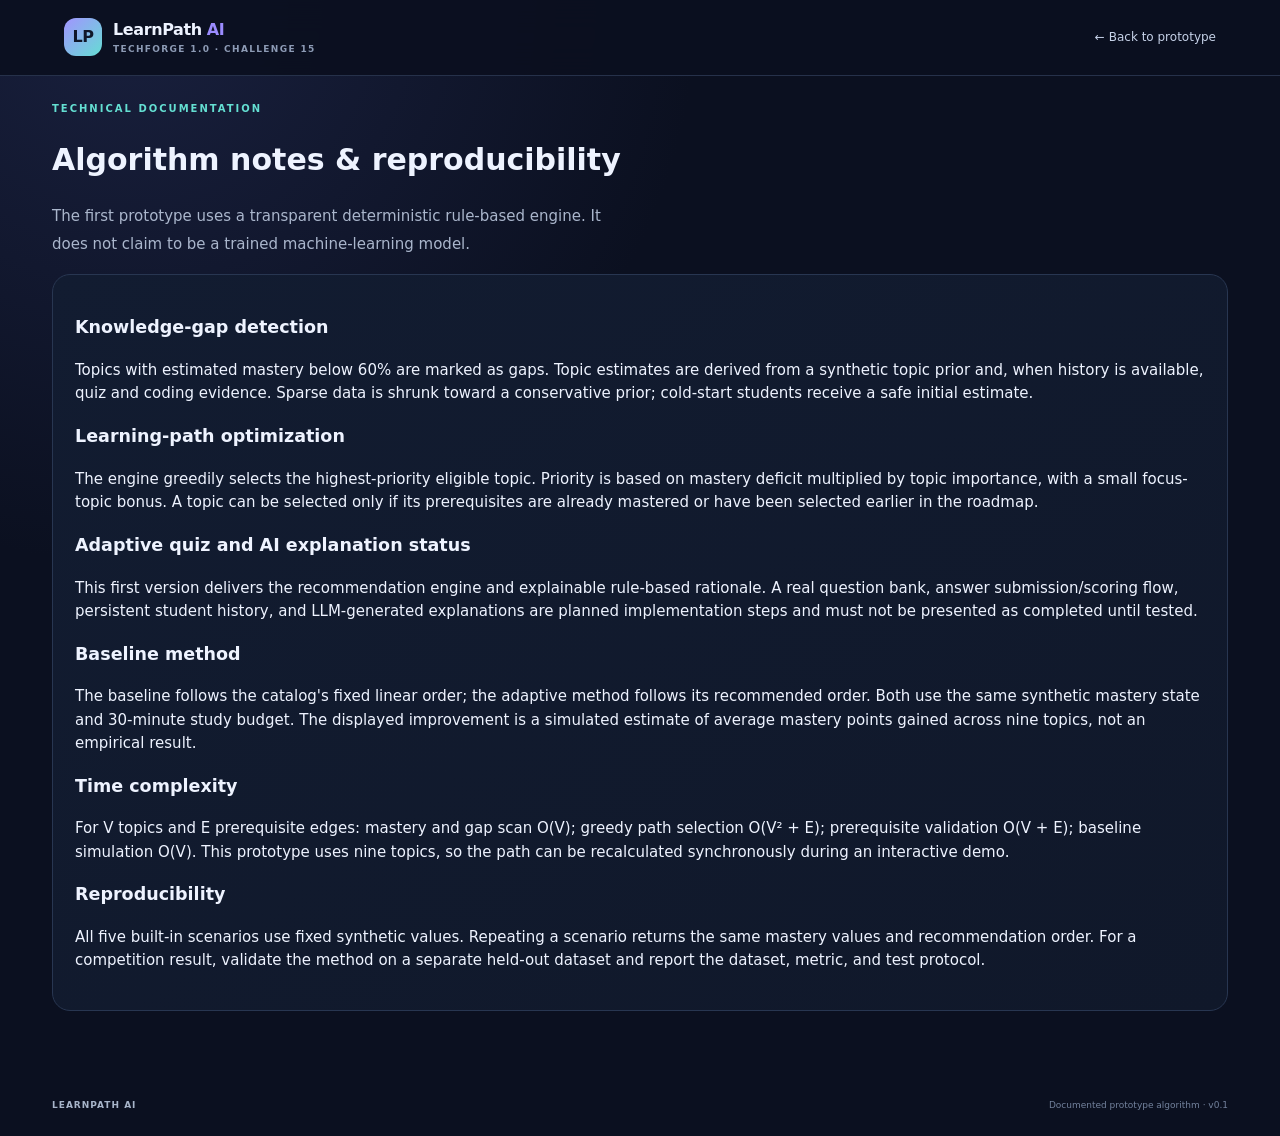
<file: algorithm-notes.html>
<!doctype html><html lang="en"><head><meta charset="utf-8"><meta name="viewport" content="width=device-width,initial-scale=1"><title>LearnPath AI · Algorithm Notes</title><link rel="stylesheet" href="/styles.css"></head><body><header class="topbar"><a class="brand" href="/"><span class="brand-mark">LP</span><span>LearnPath <b>AI</b><small>TECHFORGE 1.0 · CHALLENGE 15</small></span></a><a class="text-link" href="/">← Back to prototype</a></header><main class="section"><p class="eyebrow">TECHNICAL DOCUMENTATION</p><h1>Algorithm notes & reproducibility</h1><p class="hero-desc">The first prototype uses a transparent deterministic rule-based engine. It does not claim to be a trained machine-learning model.</p><div class="panel"><h3>Knowledge-gap detection</h3><p>Topics with estimated mastery below 60% are marked as gaps. Topic estimates are derived from a synthetic topic prior and, when history is available, quiz and coding evidence. Sparse data is shrunk toward a conservative prior; cold-start students receive a safe initial estimate.</p><h3>Learning-path optimization</h3><p>The engine greedily selects the highest-priority eligible topic. Priority is based on mastery deficit multiplied by topic importance, with a small focus-topic bonus. A topic can be selected only if its prerequisites are already mastered or have been selected earlier in the roadmap.</p><h3>Adaptive quiz and AI explanation status</h3><p>This first version delivers the recommendation engine and explainable rule-based rationale. A real question bank, answer submission/scoring flow, persistent student history, and LLM-generated explanations are planned implementation steps and must not be presented as completed until tested.</p><h3>Baseline method</h3><p>The baseline follows the catalog's fixed linear order; the adaptive method follows its recommended order. Both use the same synthetic mastery state and 30-minute study budget. The displayed improvement is a simulated estimate of average mastery points gained across nine topics, not an empirical result.</p><h3>Time complexity</h3><p>For V topics and E prerequisite edges: mastery and gap scan O(V); greedy path selection O(V² + E); prerequisite validation O(V + E); baseline simulation O(V). This prototype uses nine topics, so the path can be recalculated synchronously during an interactive demo.</p><h3>Reproducibility</h3><p>All five built-in scenarios use fixed synthetic values. Repeating a scenario returns the same mastery values and recommendation order. For a competition result, validate the method on a separate held-out dataset and report the dataset, metric, and test protocol.</p></div></main><footer><span>LEARNPATH AI</span><span>Documented prototype algorithm · v0.1</span></footer></body></html>
</file>
<file: styles.css>
:root{--bg:#0b1020;--panel:#111a2e;--panel2:#0f172a;--line:#26334d;--muted:#9aa8bf;--text:#eef3ff;--purple:#9b8cff;--cyan:#64dfd2;--green:#5be0ad;--orange:#ffbc72;--red:#ff7e8c;--radius:18px}*{box-sizing:border-box}html{scroll-behavior:smooth;scroll-padding-top:86px}body{margin:0;background:radial-gradient(ellipse at 10% 0%,#19203e 0,transparent 35%),var(--bg);color:var(--text);font:15px/1.55 Inter,ui-sans-serif,system-ui,-apple-system,BlinkMacSystemFont,"Segoe UI",sans-serif}a{color:inherit;text-decoration:none}button,input,select{font:inherit}.topbar{height:76px;padding:0 clamp(20px,5vw,80px);display:flex;align-items:center;justify-content:space-between;border-bottom:1px solid #26314a;background:#0b1020ed;position:sticky;top:0;z-index:10;backdrop-filter:blur(16px)}.brand{display:flex;align-items:center;gap:11px;font-size:16px;font-weight:750;letter-spacing:-.4px}.brand b{color:var(--purple)}.brand small{display:block;color:#8d9bb5;font-size:9px;letter-spacing:1.35px;margin-top:1px}.brand-mark{display:grid;place-items:center;width:38px;height:38px;border-radius:12px;background:linear-gradient(135deg,#a294ff,#65ddd4);color:#10172a;font-weight:900}.topbar nav{display:flex;gap:30px;color:#b6c1d5;font-size:12px}.topbar nav a:hover,.text-link:hover{color:var(--cyan)}.live-pill,.section-chip{border:1px solid #31415b;background:#111a2b;border-radius:30px;padding:7px 12px;color:#c8d4e8;font-size:10px;letter-spacing:.4px;white-space:nowrap}.live-pill i{display:inline-block;width:6px;height:6px;border-radius:50%;background:var(--green);margin-right:7px;box-shadow:0 0 10px #5be0ad}.hero{max-width:1240px;margin:auto;padding:75px 32px 56px;display:grid;grid-template-columns:1.12fr .88fr;gap:35px;align-items:center;min-height:500px}.eyebrow{color:var(--cyan);font-size:10px;letter-spacing:2px;font-weight:800;margin:0 0 15px}.hero h1{font-size:clamp(38px,5.3vw,67px);line-height:1.06;letter-spacing:-2.9px;margin:0 0 22px;font-weight:800}.hero h1 span,.footer-cta h2 span{background:linear-gradient(90deg,#a69aff,#69e4d4);color:transparent;background-clip:text}.hero-desc{max-width:550px;color:#aab6cc;font-size:15px;line-height:1.85}.hero-actions{display:flex;align-items:center;gap:22px;flex-wrap:wrap;margin:29px 0}.btn{display:inline-flex;align-items:center;justify-content:center;gap:22px;border:0;border-radius:11px;padding:13px 17px;font-weight:750;font-size:12px;cursor:pointer;transition:transform .2s,filter .2s}.btn:hover{transform:translateY(-2px);filter:brightness(1.08)}.primary{color:#10172a;background:linear-gradient(105deg,#b0a4ff,#70e6d8);box-shadow:0 8px 25px #75dccc16}.text-link{font-size:12px;color:#c6d2e8}.hero-foot{display:flex;gap:16px;flex-wrap:wrap;color:#91a0b9;font-size:10px}.hero-foot span:first-letter{color:var(--green)}.hero-visual{height:340px;position:relative;display:grid;place-items:center;overflow:hidden}.orbit{position:absolute;border:1px solid #35405d;border-radius:50%;transform:rotate(-25deg)}.orbit-one{width:300px;height:300px}.orbit-two{width:225px;height:225px;border-color:#6b65a066}.orbit:after{content:"";position:absolute;width:8px;height:8px;border-radius:50%;background:var(--cyan);box-shadow:0 0 15px var(--cyan);top:18%;left:12%}.orbit-two:after{background:var(--purple);box-shadow:0 0 15px var(--purple);top:auto;bottom:12%;left:24%}.orbit-core{height:142px;width:142px;border-radius:50%;display:flex;flex-direction:column;justify-content:center;align-items:center;gap:6px;background:radial-gradient(circle at 35% 25%,#34315b,#11192e 70%);border:1px solid #7d77ba;box-shadow:0 0 70px #8c7aff26,inset 0 0 30px #8274ff16;z-index:1}.orbit-core span{font-size:41px;font-weight:900;letter-spacing:-3px;background:linear-gradient(120deg,#b5a8ff,#6ce7d6);background-clip:text;color:transparent}.orbit-core small{font-size:8px;letter-spacing:2px;text-align:center;color:#aebbd1;line-height:1.5}.float-card{position:absolute;z-index:2;background:#182239ed;border:1px solid #35445e;border-radius:13px;padding:12px;display:flex;align-items:center;gap:10px;box-shadow:0 12px 40px #0004}.fc-one{top:39px;left:0}.fc-two{right:0;bottom:42px}.float-card b,.float-card small{display:block}.float-card b{font-size:10px}.float-card small{font-size:9px;color:#9ba9c0;margin-top:3px}.mini-icon{display:grid;place-items:center;width:28px;height:28px;border-radius:9px;font-weight:900}.purple{color:#b3a7ff;background:#7064d433}.mint{color:var(--green);background:#4fe2b01d}.float-tag{position:absolute;bottom:6px;left:50%;transform:translateX(-50%);color:#7887a4;letter-spacing:2px;font-size:8px;white-space:nowrap}.metric-strip{max-width:1176px;margin:0 auto 65px;border:1px solid #293650;background:linear-gradient(110deg,#131d32,#11182a);border-radius:17px;display:grid;grid-template-columns:repeat(4,1fr);padding:23px 0}.metric-strip>div{padding:0 27px;border-right:1px solid #2b3851}.metric-strip>div:last-child{border:0}.metric-strip small,.metric-strip span{display:block;color:#8d9bb5;font-size:9px;letter-spacing:.8px}.metric-strip strong{display:block;font-size:30px;letter-spacing:-1px;margin:5px 0 0}.metric-strip span{letter-spacing:0;font-size:10px}.metric-strip .unit{display:inline;font-size:17px;color:var(--cyan)}.section{max-width:1176px;margin:0 auto;padding:25px 0 65px}.section-heading{display:flex;align-items:end;justify-content:space-between;gap:24px;margin-bottom:26px}.section-heading h2{font-size:clamp(28px,3vw,39px);letter-spacing:-1.4px;line-height:1.15;margin:0 0 9px}.section-heading p:not(.eyebrow){margin:0;color:#9caac1;font-size:12px}.workspace{display:grid;grid-template-columns:310px 1fr;gap:18px;align-items:start}.panel{border:1px solid #283651;background:linear-gradient(145deg,#121c31,#10182a);border-radius:var(--radius);padding:22px}.student-panel{position:sticky;top:94px}.panel-title{display:flex;align-items:center;gap:11px;margin-bottom:22px}.panel-icon{display:grid;place-items:center;width:36px;height:36px;border:1px solid #48426f;background:#2b2947;border-radius:11px;color:#b9aeff;font-size:22px}.panel-title h3,.result-header h3,.explanation-panel h3,.benchmark-panel h3{font-size:15px;margin:0 0 3px;letter-spacing:-.3px}.panel-title p,.result-header p{margin:0;color:#8493ad;font-size:10px}.student-panel label{display:flex;justify-content:space-between;color:#aebbd0;font-size:10px;font-weight:650;margin:16px 0 7px}.student-panel label b{color:var(--cyan)}input:not([type=range]),select{width:100%;border:1px solid #34425d;border-radius:9px;background:#0d1527;color:#e9efff;padding:10px 11px;outline:none;font-size:11px}input:focus,select:focus{border-color:#8c83ff}.field-row{display:grid;grid-template-columns:1fr 1fr;gap:12px}.field-row input[type=range]{width:100%;accent-color:#a59aff;margin:8px 0}.student-panel .full{width:100%;margin-top:23px}.form-note{font-size:9px;color:#7787a3;line-height:1.6;margin:12px 0 0}.results-column{min-width:0}.result-header{display:flex;justify-content:space-between;align-items:center;margin-bottom:16px}.result-header .eyebrow{margin-bottom:5px}.status-pill{border:1px solid #765c3d;color:var(--orange);background:#3a2b1d;padding:6px 10px;border-radius:30px;font-size:9px}.kpi-grid{display:grid;grid-template-columns:repeat(3,1fr);gap:12px;margin-bottom:16px}.kpi-card{position:relative;min-height:144px;border:1px solid #2a3853;background:#141e33;border-radius:14px;padding:17px;overflow:hidden}.kpi-label{font-size:10px;color:#9baac0;display:block}.kpi-card strong{display:block;font-size:32px;letter-spacing:-1px;margin:8px 0 7px}.kpi-card strong span{font-size:16px;color:#a7b6ca}.kpi-card small{display:block;color:#8797b0;font-size:9px}.kpi-card .negative{color:#ff9caa}.meter,.benchmark-track{height:5px;background:#283650;border-radius:10px;overflow:hidden;margin:9px 0}.meter i,.benchmark-track i{display:block;height:100%;width:58%;background:linear-gradient(90deg,#8c7cff,#6ce3d5);border-radius:10px;transition:width .3s}.gap-dots{display:flex;gap:4px;margin-top:14px}.gap-dots i{height:5px;width:19px;border-radius:5px;background:#f0a0a5}.topic-kpi{font-size:19px!important;line-height:1.25;overflow-wrap:anywhere}.recommend-icon{position:absolute;right:14px;top:13px;color:var(--cyan);font-size:17px}.mastery-panel{padding:19px}.spread{justify-content:space-between}.spread .panel-title{margin:0}.legend{font-size:9px;color:#9caac1}.legend i{display:inline-block;width:7px;height:7px;border-radius:50%;background:var(--cyan);margin-right:5px}.mastery-list{display:grid;grid-template-columns:1fr 1fr;gap:16px 25px;margin-top:17px}.mastery-item{min-width:0}.mastery-meta{display:flex;justify-content:space-between;gap:10px;font-size:10px;margin-bottom:7px}.mastery-meta span:first-child{color:#d7e1f4}.mastery-meta span:last-child{color:#9eadd0;font-variant-numeric:tabular-nums}.mastery-track{height:6px;border-radius:10px;background:#293650;overflow:hidden}.mastery-track i{display:block;height:100%;border-radius:10px;background:linear-gradient(90deg,#8e7cff,#6be2d6)}.mastery-track i.low{background:linear-gradient(90deg,#fa8c9a,#ffc078)}.roadmap-layout{display:grid;grid-template-columns:1.25fr .75fr;gap:18px}.roadmap-panel{min-height:360px}.roadmap-list{display:flex;flex-direction:column;gap:0}.roadmap-item{display:grid;grid-template-columns:34px 1fr auto;gap:12px;align-items:start;padding:16px 0;border-bottom:1px solid #26334a}.roadmap-item:last-child{border:0}.roadmap-step{width:30px;height:30px;display:grid;place-items:center;border-radius:10px;background:#302b50;color:#b9adff;font-size:11px;font-weight:800}.roadmap-item:first-child .roadmap-step{background:#183e3c;color:#74e5d3}.roadmap-item h4{font-size:12px;margin:0 0 5px}.roadmap-item p{font-size:10px;color:#9aa9c1;margin:0;line-height:1.6}.roadmap-tags{display:flex;flex-wrap:wrap;gap:5px;margin-top:8px}.roadmap-tags span{font-size:8px;padding:3px 6px;border:1px solid #35425c;border-radius:5px;color:#a9b8cf}.roadmap-time{white-space:nowrap;color:#aebbd0;font-size:10px}.explanation-panel{background:radial-gradient(circle at 100% 0,#242247,#121a2d 50%);}.explanation-panel>p:not(.eyebrow){font-size:11px;color:#9aa9c1;line-height:1.7}.explain-item{display:flex;gap:12px;padding:15px 0;border-bottom:1px solid #2a3550}.explain-item>span{color:var(--cyan);font-size:10px;font-weight:800}.explain-item b{font-size:11px}.explain-item p{margin:4px 0 0;font-size:10px;line-height:1.65;color:#98a7bf}.formula{margin-top:18px;background:#0c1426;border:1px solid #343759;border-radius:9px;padding:12px;color:#c7bfff;text-align:center;font:10px ui-monospace,monospace}.scenario-grid{display:grid;grid-template-columns:repeat(5,1fr);gap:10px}.scenario-card{text-align:left;position:relative;min-height:160px;padding:17px 14px;border:1px solid #2b3954;background:#121c30;border-radius:14px;color:var(--text);cursor:pointer;transition:.2s}.scenario-card:hover,.scenario-card.selected{border-color:#8e82ff;background:linear-gradient(145deg,#242144,#131d31);transform:translateY(-2px)}.scenario-number{position:absolute;right:13px;top:13px;color:#657592;font-size:9px}.scenario-symbol{display:grid;place-items:center;width:32px;height:32px;border-radius:10px;background:#25264a;color:#b3a6ff;font-size:18px;margin-bottom:16px}.warning-symbol{color:var(--orange);background:#3d2d23}.scenario-card b,.scenario-card small,.scenario-link{display:block}.scenario-card b{font-size:11px;margin-bottom:5px}.scenario-card small{font-size:9px;color:#8f9db5;line-height:1.5;min-height:28px}.scenario-link{font-size:9px;color:var(--cyan);margin-top:12px}.lab-results{display:grid;grid-template-columns:1fr .85fr;gap:16px;margin-top:16px}.lab-results .panel{min-width:0}.assertion-list{display:flex;flex-direction:column;gap:9px}.assertion{display:flex;gap:10px;align-items:start;padding:11px;border-radius:9px;background:#0d1728;border:1px solid #26354d}.assertion-mark{flex:none;width:19px;height:19px;display:grid;place-items:center;border-radius:50%;font-size:10px;font-weight:800}.assertion.pass .assertion-mark{background:#164b3e;color:#7af0c4}.assertion.fail .assertion-mark{background:#502c3a;color:#ff9eac}.assertion b{display:block;font-size:10px;margin-bottom:3px}.assertion p{margin:0;color:#91a0b8;font-size:9px;line-height:1.6}.empty-state{font-size:11px;color:#91a0b8}.benchmark-panel>.eyebrow{margin-bottom:8px}.benchmark-panel h3{font-size:16px}.muted{color:#8e9db5;font-size:10px;line-height:1.65}.benchmark-row{display:flex;justify-content:space-between;gap:10px;font-size:10px;margin-top:19px}.benchmark-row span{color:#aebbd0}.benchmark-row b{color:#dce5f5;font-variant-numeric:tabular-nums}.benchmark-track{height:8px;margin:9px 0 18px}.benchmark-track i{background:#6f7d98}.adaptive-track i{background:linear-gradient(90deg,#897cff,#66e3d3)}.improvement{margin-top:20px;border:1px solid #34544f;background:#112d30;border-radius:10px;padding:14px;display:flex;align-items:center;justify-content:space-between;gap:10px}.improvement span{font-size:10px;color:#a8c9c4}.improvement strong{font-size:24px;color:#74e4ce}.disclaimer{display:block;margin-top:12px;color:#7788a3;font-size:9px;line-height:1.6}.rubric-section{padding-bottom:75px}.rubric-grid{display:grid;grid-template-columns:repeat(3,1fr);gap:12px}.rubric-grid>div{border:1px solid #293750;background:#121b2e;border-radius:13px;padding:19px}.rubric-grid strong{display:block;color:#a99cff;font-size:30px;letter-spacing:-1px;margin-bottom:10px}.rubric-grid strong span{font-size:16px}.rubric-grid b,.rubric-grid small{display:block}.rubric-grid b{font-size:11px}.rubric-grid small{color:#8999b2;font-size:9px;line-height:1.6;margin-top:7px}.footer-cta{text-align:center;border-top:1px solid #27334b;border-bottom:1px solid #27334b;padding:58px 20px;background:radial-gradient(ellipse at 50% 100%,#202344,transparent 70%)}.footer-cta h2{font-size:clamp(30px,4vw,44px);line-height:1.15;letter-spacing:-1.5px;margin:0 0 16px}.footer-cta>p:last-child{font-size:10px;color:#8998b1}footer{max-width:1176px;margin:auto;padding:23px 0;display:flex;justify-content:space-between;gap:20px;color:#73829d;font-size:9px}footer span:first-child{font-weight:800;letter-spacing:1px;color:#a7b4c9}#toast{position:fixed;bottom:20px;right:20px;z-index:50;background:#1b2940;border:1px solid #4c5c7c;color:#eaf3ff;border-radius:10px;padding:12px 16px;font-size:11px;box-shadow:0 10px 30px #0005;opacity:0;transform:translateY(10px);transition:.2s;pointer-events:none}#toast.show{opacity:1;transform:translateY(0)}.skeleton{height:100px;border-radius:8px;background:linear-gradient(90deg,#172238,#202c44,#172238);background-size:200% 100%;animation:shimmer 1.5s infinite}@keyframes shimmer{to{background-position:-200% 0}}@media(max-width:1200px){.metric-strip,.section{margin-left:24px;margin-right:24px}.hero{padding-left:32px;padding-right:32px}}@media(max-width:900px){.topbar nav{gap:14px}.topbar nav a{font-size:10px}.live-pill{display:none}.hero{grid-template-columns:1fr .8fr;gap:8px;padding-top:55px}.hero h1{font-size:48px}.metric-strip>div{padding:0 17px}.workspace{grid-template-columns:270px 1fr}.kpi-grid{grid-template-columns:1fr 1fr}.kpi-card:last-child{grid-column:span 2;min-height:110px}.scenario-grid{grid-template-columns:repeat(3,1fr)}.lab-results{grid-template-columns:1fr}.roadmap-layout{grid-template-columns:1fr .8fr}}@media(max-width:650px){.topbar{height:65px;padding:0 16px}.topbar nav{display:none}.hero{display:block;padding:49px 21px 30px}.hero h1{font-size:43px;letter-spacing:-2px}.hero-visual{height:270px;margin-top:25px}.orbit-one{width:240px;height:240px}.orbit-two{width:185px;height:185px}.fc-one{left:0;top:20px}.fc-two{right:0;bottom:27px}.metric-strip{margin:0 16px 45px;grid-template-columns:1fr 1fr;padding:0}.metric-strip>div{padding:18px;border-bottom:1px solid #2b3851}.metric-strip>div:nth-child(2){border-right:0}.metric-strip>div:nth-child(3),.metric-strip>div:nth-child(4){border-bottom:0}.section{margin:0 16px;padding:20px 0 48px}.section-heading{align-items:start;flex-direction:column;gap:13px}.section-heading h2{font-size:31px}.workspace,.roadmap-layout{grid-template-columns:1fr}.student-panel{position:static}.kpi-grid{grid-template-columns:1fr 1fr}.kpi-card{padding:13px;min-height:130px}.kpi-card:last-child{grid-column:span 2}.mastery-list{grid-template-columns:1fr;gap:14px}.scenario-grid{grid-template-columns:1fr 1fr}.scenario-card{min-height:150px}.scenario-card:last-child{grid-column:span 2}.rubric-grid{grid-template-columns:1fr 1fr}.rubric-grid>div{padding:15px}.rubric-grid strong{font-size:26px}.section-chip{white-space:normal}.lab-results{grid-template-columns:1fr}.panel{padding:18px}.hero-foot{gap:9px}footer{margin:0 16px;flex-direction:column;gap:7px}.field-row{gap:10px}}@media(prefers-reduced-motion:reduce){*{scroll-behavior:auto!important;animation:none!important;transition:none!important}}
</file>
